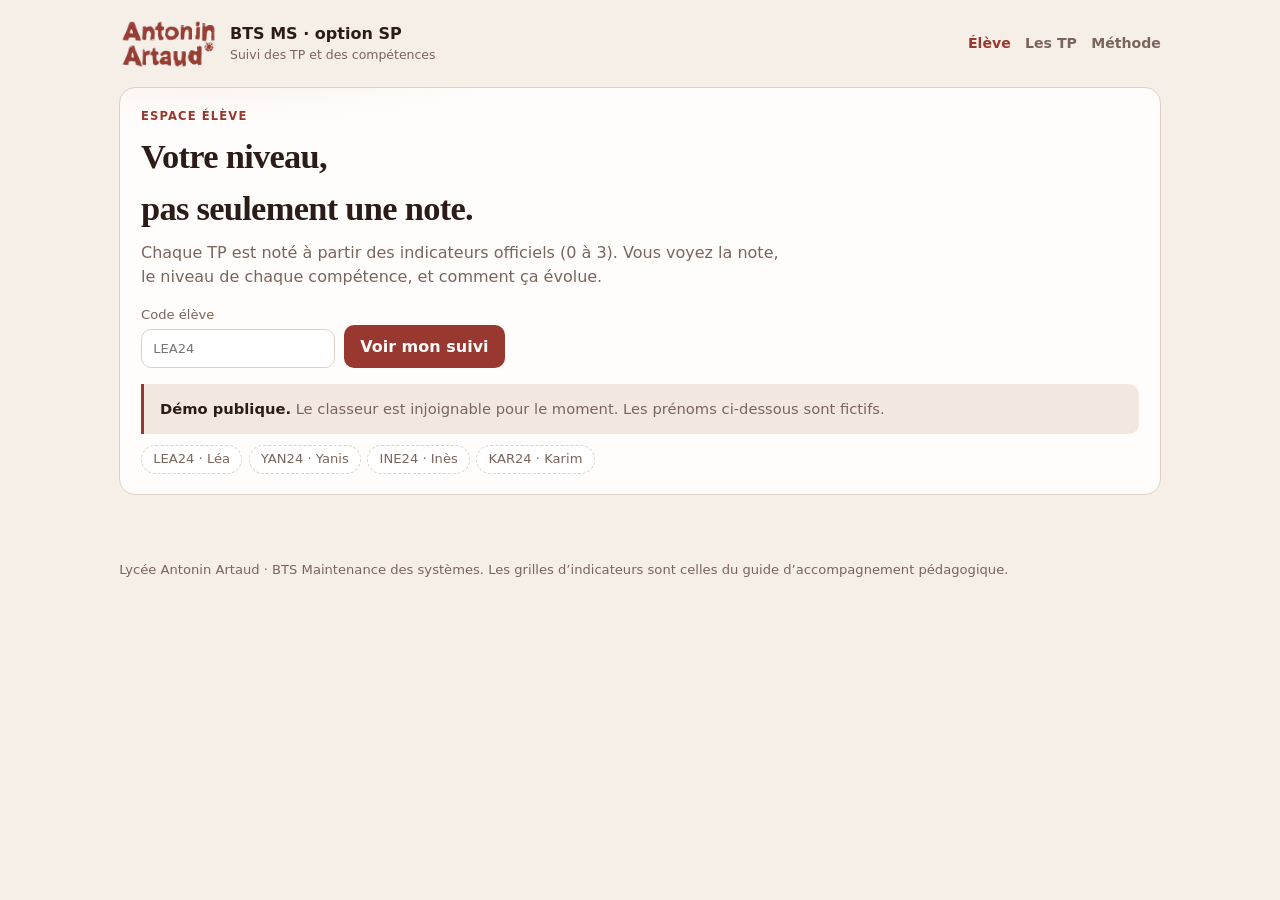
<file: index.html>
<!DOCTYPE html>
<html lang="fr">
<head>
  <meta charset="UTF-8" />
  <meta name="viewport" content="width=device-width, initial-scale=1" />
  <title>Suivi des TP — BTS MS</title>
  <meta name="description" content="Notes de TP tirées des compétences du BTS Maintenance des systèmes, option SP." />
  <link rel="stylesheet" href="css/app.css" />
  <link rel="icon" href="img/logo-artaud.png" />
</head>
<body>
  <header class="top">
    <div class="brand">
      <img class="logo" src="img/logo-artaud.png" alt="Lycée Antonin Artaud" />
      <div>
        <strong>BTS MS · option SP</strong>
        <em>Suivi des TP et des compétences</em>
      </div>
    </div>
    <nav class="nav">
      <a class="on" href="index.html">Élève</a>
      <a href="tps.html">Les TP</a>
      <a href="methode.html">Méthode</a>
    </nav>
  </header>

  <main>
    <section id="gate" class="hero">
      <div class="kicker">Espace élève</div>
      <h1>Votre niveau,<br>pas seulement une note.</h1>
      <p class="lede">Chaque TP est noté à partir des indicateurs officiels (0 à 3). Vous voyez la note, le niveau de chaque compétence, et comment ça évolue.</p>
      <div class="login">
        <label>Code élève
          <input id="code" type="text" autocomplete="off" spellcheck="false" placeholder="LEA24" />
        </label>
        <button class="btn" id="go">Voir mon suivi</button>
      </div>
      <p class="notice" id="gate-notice"><strong>Chargement des notes…</strong> Lecture du classeur de la classe.</p>
      <div class="codes" id="demo-codes">
        <button type="button" data-demo="LEA24">LEA24 · Léa</button>
        <button type="button" data-demo="YAN24">YAN24 · Yanis</button>
        <button type="button" data-demo="INE24">INE24 · Inès</button>
        <button type="button" data-demo="KAR24">KAR24 · Karim</button>
      </div>
    </section>

    <div id="dash" hidden>
      <section class="hero">
        <div class="kicker" id="who-meta"></div>
        <h1>Bonjour <span id="who"></span>.</h1>
        <p class="lede">Les niveaux 0–3 viennent de la grille nationale du BTS MS. La note /20 est calculée à partir de ces niveaux — elle n’est pas saisie à part.</p>
        <div class="toolbar"><button class="btn ghost small" id="out">Changer d’élève</button></div>
      </section>

      <div class="stats">
        <div class="stat"><b id="stat-note">—</b><span>moyenne des TP</span></div>
        <div class="stat"><b id="stat-niv">—</b><span>niveau actuel</span></div>
        <div class="stat"><b id="stat-ntp">—</b><span>TP évalués</span></div>
      </div>

      <h2 class="section-title">Compétences</h2>
      <div class="layout">
        <div class="radar-wrap">
          <svg id="radar" viewBox="0 0 320 320" role="img" aria-label="Radar des compétences"></svg>
        </div>
        <div class="comp-grid" id="comps"></div>
      </div>

      <h2 class="section-title">Notes de TP</h2>
      <div class="card" style="padding:0.4rem 0.6rem 0.8rem">
        <table>
          <thead>
            <tr><th>Date</th><th>TP</th><th>Compétences</th><th>Niveau</th><th>Note</th></tr>
          </thead>
          <tbody id="tps"></tbody>
        </table>
      </div>

      <div id="detail" class="card" hidden style="margin-top:1rem"></div>
    </div>
  </main>

  <footer>
    Lycée Antonin Artaud · BTS Maintenance des systèmes. Les grilles d’indicateurs sont celles du guide d’accompagnement pédagogique.
  </footer>

  <script src="js/referentiel.js"></script>
  <script src="js/tps.js"></script>
  <script src="js/promo.js"></script>
  <script src="js/engine.js"></script>
  <script src="js/store.js"></script>
  <script src="js/sheets.js"></script>
  <script src="js/ui.js"></script>
  <script src="js/eleve.js"></script>
</body>
</html>
</file>
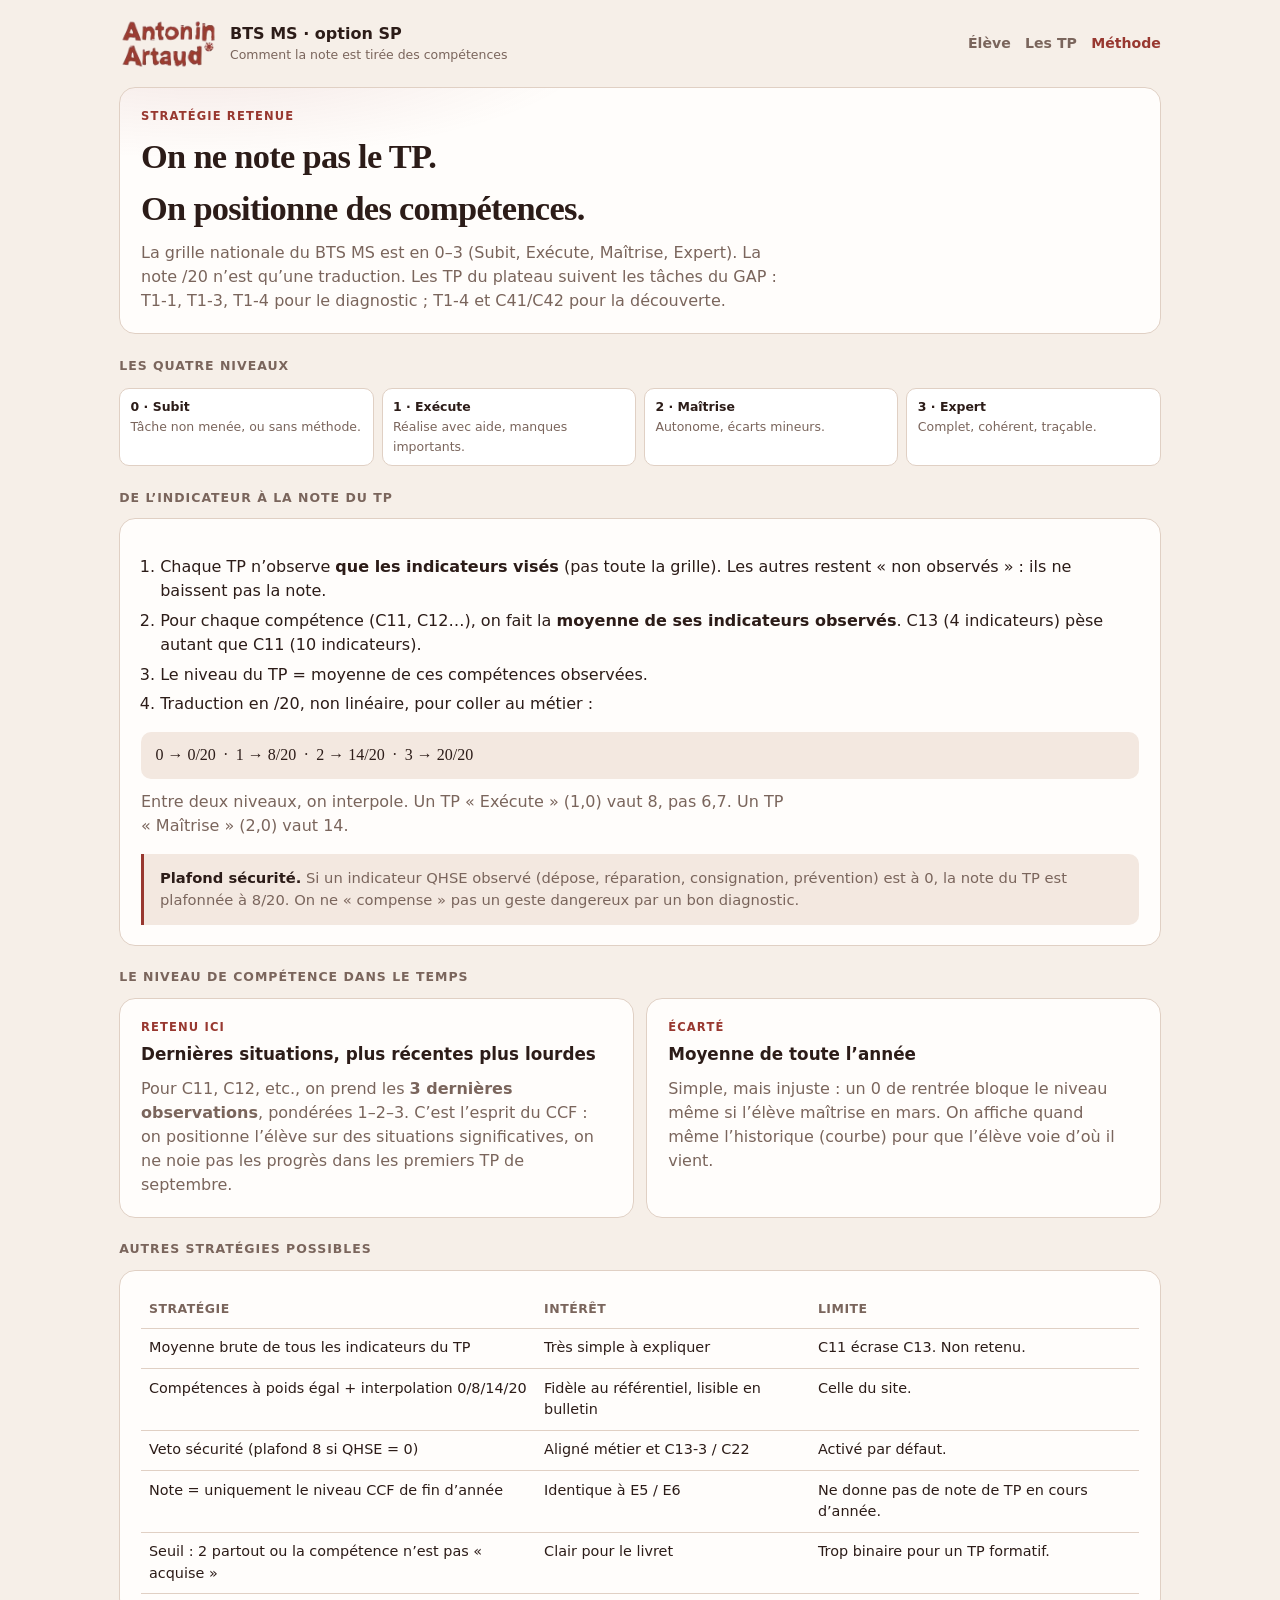
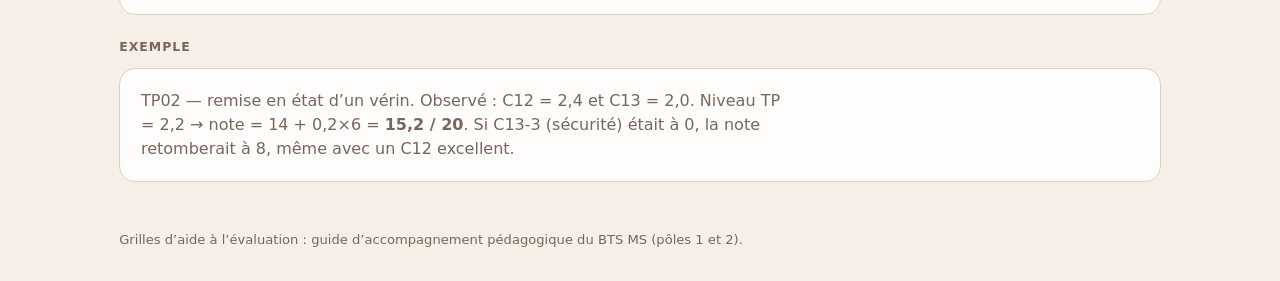
<file: methode.html>
<!DOCTYPE html>
<html lang="fr">
<head>
  <meta charset="UTF-8" />
  <meta name="viewport" content="width=device-width, initial-scale=1" />
  <title>Méthode de notation — BTS MS</title>
  <link rel="stylesheet" href="css/app.css" />
  <link rel="icon" href="img/logo-artaud.png" />
</head>
<body>
  <header class="top">
    <div class="brand">
      <img class="logo" src="img/logo-artaud.png" alt="Lycée Antonin Artaud" />
      <div>
        <strong>BTS MS · option SP</strong>
        <em>Comment la note est tirée des compétences</em>
      </div>
    </div>
    <nav class="nav">
      <a href="index.html">Élève</a>
      <a href="tps.html">Les TP</a>
      <a class="on" href="methode.html">Méthode</a>
    </nav>
  </header>

  <main>
    <section class="hero">
      <div class="kicker">Stratégie retenue</div>
      <h1>On ne note pas le TP.<br>On positionne des compétences.</h1>
      <p class="lede">La grille nationale du BTS MS est en 0–3 (Subit, Exécute, Maîtrise, Expert). La note /20 n’est qu’une traduction. Les TP du plateau suivent les tâches du GAP : T1-1, T1-3, T1-4 pour le diagnostic ; T1-4 et C41/C42 pour la découverte.</p>
    </section>

    <h2 class="section-title">Les quatre niveaux</h2>
    <div class="levels">
      <div class="n0"><b>0 · Subit</b><span>Tâche non menée, ou sans méthode.</span></div>
      <div class="n1"><b>1 · Exécute</b><span>Réalise avec aide, manques importants.</span></div>
      <div class="n2"><b>2 · Maîtrise</b><span>Autonome, écarts mineurs.</span></div>
      <div class="n3"><b>3 · Expert</b><span>Complet, cohérent, traçable.</span></div>
    </div>

    <h2 class="section-title">De l’indicateur à la note du TP</h2>
    <div class="card">
      <ol class="steps">
        <li>Chaque TP n’observe <strong>que les indicateurs visés</strong> (pas toute la grille). Les autres restent « non observés » : ils ne baissent pas la note.</li>
        <li>Pour chaque compétence (C11, C12…), on fait la <strong>moyenne de ses indicateurs observés</strong>. C13 (4 indicateurs) pèse autant que C11 (10 indicateurs).</li>
        <li>Le niveau du TP = moyenne de ces compétences observées.</li>
        <li>Traduction en /20, non linéaire, pour coller au métier :</li>
      </ol>
      <p class="formula">0 → 0/20 &nbsp;·&nbsp; 1 → 8/20 &nbsp;·&nbsp; 2 → 14/20 &nbsp;·&nbsp; 3 → 20/20</p>
      <p class="lede">Entre deux niveaux, on interpole. Un TP « Exécute » (1,0) vaut 8, pas 6,7. Un TP « Maîtrise » (2,0) vaut 14.</p>
      <p class="notice"><strong>Plafond sécurité.</strong> Si un indicateur QHSE observé (dépose, réparation, consignation, prévention) est à 0, la note du TP est plafonnée à 8/20. On ne « compense » pas un geste dangereux par un bon diagnostic.</p>
    </div>

    <h2 class="section-title">Le niveau de compétence dans le temps</h2>
    <div class="grid2">
      <article class="card">
        <div class="kicker">Retenu ici</div>
        <h2>Dernières situations, plus récentes plus lourdes</h2>
        <p class="lede">Pour C11, C12, etc., on prend les <strong>3 dernières observations</strong>, pondérées 1–2–3. C’est l’esprit du CCF : on positionne l’élève sur des situations significatives, on ne noie pas les progrès dans les premiers TP de septembre.</p>
      </article>
      <article class="card">
        <div class="kicker">Écarté</div>
        <h2>Moyenne de toute l’année</h2>
        <p class="lede">Simple, mais injuste : un 0 de rentrée bloque le niveau même si l’élève maîtrise en mars. On affiche quand même l’historique (courbe) pour que l’élève voie d’où il vient.</p>
      </article>
    </div>

    <h2 class="section-title">Autres stratégies possibles</h2>
    <div class="card">
      <table>
        <thead>
          <tr><th>Stratégie</th><th>Intérêt</th><th>Limite</th></tr>
        </thead>
        <tbody>
          <tr>
            <td>Moyenne brute de tous les indicateurs du TP</td>
            <td>Très simple à expliquer</td>
            <td>C11 écrase C13. Non retenu.</td>
          </tr>
          <tr>
            <td>Compétences à poids égal + interpolation 0/8/14/20</td>
            <td>Fidèle au référentiel, lisible en bulletin</td>
            <td>Celle du site.</td>
          </tr>
          <tr>
            <td>Veto sécurité (plafond 8 si QHSE = 0)</td>
            <td>Aligné métier et C13-3 / C22</td>
            <td>Activé par défaut.</td>
          </tr>
          <tr>
            <td>Note = uniquement le niveau CCF de fin d’année</td>
            <td>Identique à E5 / E6</td>
            <td>Ne donne pas de note de TP en cours d’année.</td>
          </tr>
          <tr>
            <td>Seuil : 2 partout ou la compétence n’est pas « acquise »</td>
            <td>Clair pour le livret</td>
            <td>Trop binaire pour un TP formatif.</td>
          </tr>
        </tbody>
      </table>
    </div>

    <h2 class="section-title">Exemple</h2>
    <div class="card">
      <p class="lede">TP02 — remise en état d’un vérin. Observé : C12 = 2,4 et C13 = 2,0. Niveau TP = 2,2 → note = 14 + 0,2×6 = <strong>15,2 / 20</strong>. Si C13-3 (sécurité) était à 0, la note retomberait à 8, même avec un C12 excellent.</p>
    </div>
  </main>

  <footer>
    Grilles d’aide à l’évaluation : guide d’accompagnement pédagogique du BTS MS (pôles 1 et 2).
  </footer>
</body>
</html>
</file>
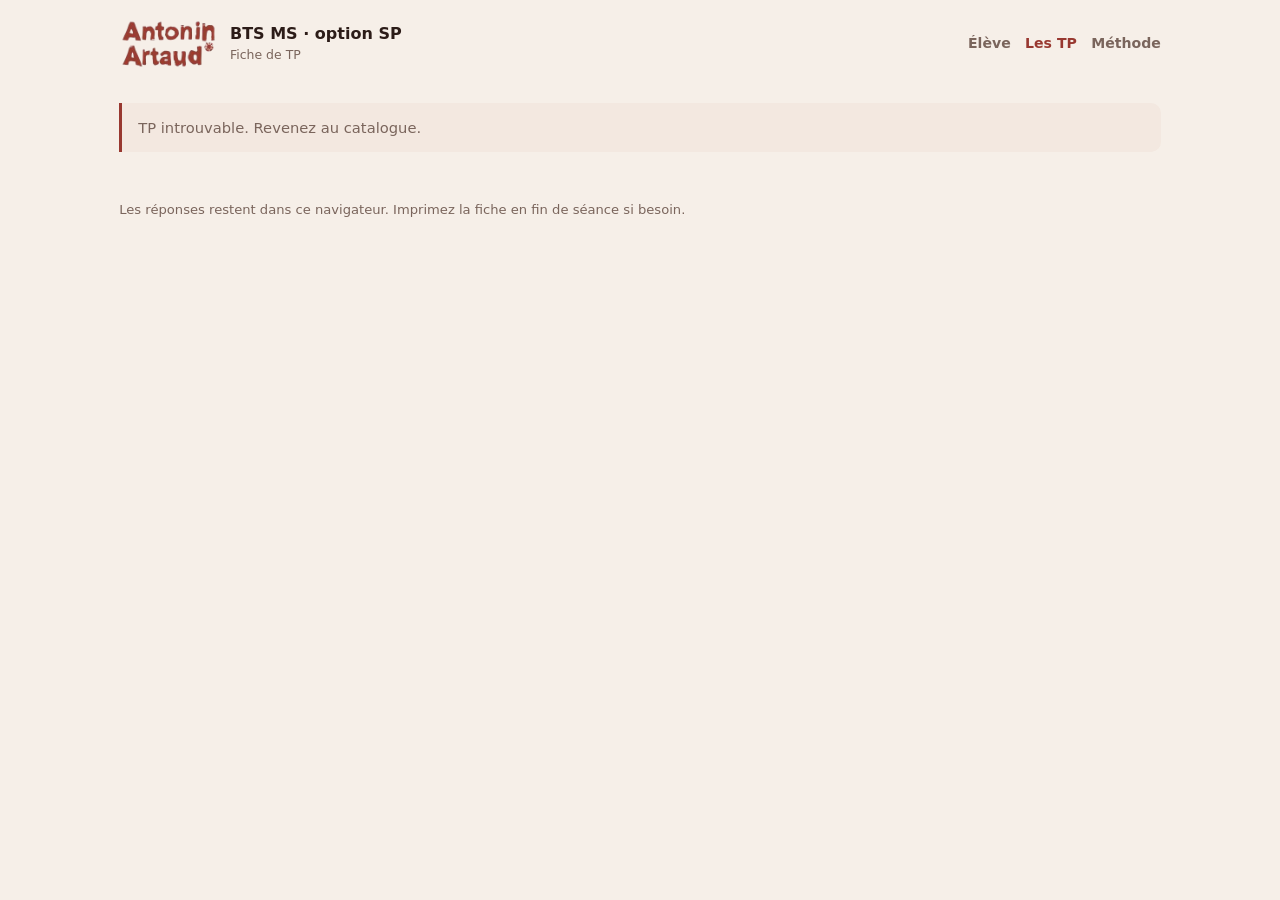
<file: tp.html>
<!DOCTYPE html>
<html lang="fr">
<head>
  <meta charset="UTF-8" />
  <meta name="viewport" content="width=device-width, initial-scale=1" />
  <title>Fiche de TP — BTS MS</title>
  <link rel="stylesheet" href="css/app.css" />
  <link rel="icon" href="img/logo-artaud.png" />
</head>
<body>
  <header class="top">
    <div class="brand">
      <img class="logo" src="img/logo-artaud.png" alt="Lycée Antonin Artaud" />
      <div>
        <strong>BTS MS · option SP</strong>
        <em id="brand-sub">Fiche de TP</em>
      </div>
    </div>
    <nav class="nav">
      <a href="index.html">Élève</a>
      <a class="on" href="tps.html">Les TP</a>
      <a href="methode.html">Méthode</a>
    </nav>
  </header>

  <main>
    <p id="err" class="notice" hidden></p>
    <div id="app"></div>
  </main>

  <footer>Les réponses restent dans ce navigateur. Imprimez la fiche en fin de séance si besoin.</footer>

  <script src="js/referentiel.js"></script>
  <script src="js/machines.js"></script>
  <script src="js/tps.js"></script>
  <script src="js/tp-fiche.js"></script>
</body>
</html>
</file>
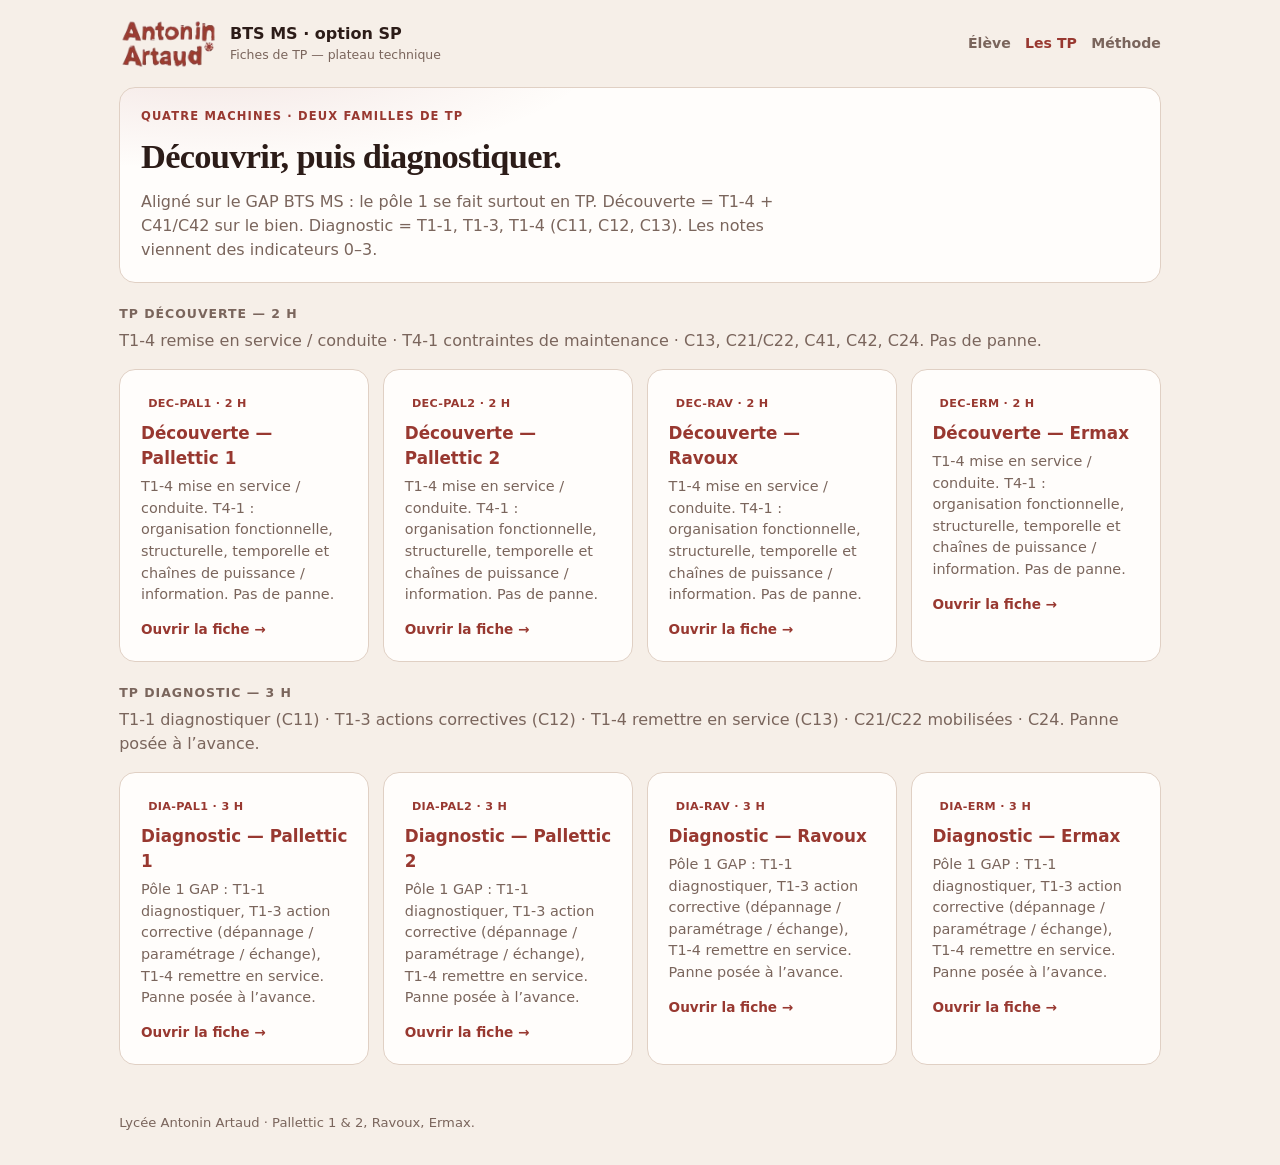
<file: tps.html>
<!DOCTYPE html>
<html lang="fr">
<head>
  <meta charset="UTF-8" />
  <meta name="viewport" content="width=device-width, initial-scale=1" />
  <title>Les TP — BTS MS</title>
  <link rel="stylesheet" href="css/app.css" />
  <link rel="icon" href="img/logo-artaud.png" />
</head>
<body>
  <header class="top">
    <div class="brand">
      <img class="logo" src="img/logo-artaud.png" alt="Lycée Antonin Artaud" />
      <div>
        <strong>BTS MS · option SP</strong>
        <em>Fiches de TP — plateau technique</em>
      </div>
    </div>
    <nav class="nav">
      <a href="index.html">Élève</a>
      <a class="on" href="tps.html">Les TP</a>
      <a href="methode.html">Méthode</a>
    </nav>
  </header>

  <main>
    <section class="hero">
      <div class="kicker">Quatre machines · deux familles de TP</div>
      <h1>Découvrir, puis diagnostiquer.</h1>
      <p class="lede">Aligné sur le GAP BTS MS : le pôle 1 se fait surtout en TP. Découverte = T1-4 + C41/C42 sur le bien. Diagnostic = T1-1, T1-3, T1-4 (C11, C12, C13). Les notes viennent des indicateurs 0–3.</p>
    </section>

    <h2 class="section-title">TP découverte — 2 h</h2>
    <p class="muted" style="margin-top:-0.4rem">T1-4 remise en service / conduite · T4-1 contraintes de maintenance · C13, C21/C22, C41, C42, C24. Pas de panne.</p>
    <div class="grid" id="dec" style="display:grid;grid-template-columns:repeat(auto-fill,minmax(240px,1fr));gap:0.85rem;margin-top:0.7rem"></div>

    <h2 class="section-title">TP diagnostic — 3 h</h2>
    <p class="muted" style="margin-top:-0.4rem">T1-1 diagnostiquer (C11) · T1-3 actions correctives (C12) · T1-4 remettre en service (C13) · C21/C22 mobilisées · C24. Panne posée à l’avance.</p>
    <div class="grid" id="dia" style="display:grid;grid-template-columns:repeat(auto-fill,minmax(240px,1fr));gap:0.85rem;margin-top:0.7rem"></div>
  </main>

  <footer>Lycée Antonin Artaud · Pallettic 1 &amp; 2, Ravoux, Ermax.</footer>
  <script src="js/tps.js"></script>
  <script src="js/machines.js"></script>
  <script>
    const card = (t) => {
      const m = MACHINES[t.machine];
      return `<a class="card" href="tp.html?id=${t.id}">
        <span class="tag">${t.id} · ${t.duree}</span>
        <h3 style="margin:0.45rem 0 0.3rem;font-size:1.05rem">${t.titre}</h3>
        <p style="margin:0 0 0.7rem;color:var(--muted);font-size:0.9rem">${t.resume}</p>
        <span class="cta" style="font-size:0.85rem;font-weight:700;color:var(--accent)">Ouvrir la fiche →</span>
      </a>`;
    };
    document.getElementById("dec").innerHTML = TPS.filter((t) => t.type === "decouverte").map(card).join("");
    document.getElementById("dia").innerHTML = TPS.filter((t) => t.type === "diagnostic").map(card).join("");
  </script>
</body>
</html>
</file>
<file: css/app.css>
:root {
  --bg: #f6efe8;
  --card: #fffdfb;
  --line: #e0d0c4;
  --text: #2c1c18;
  --muted: #7a655c;
  --accent: #983830;
  --accent-ink: #fffdfb;
  --ok: #2f6b4f;
  --warn: #c45a12;
  --hot: #c41616;
  --inset: #f3e8e0;
  --font: "Segoe UI", "IBM Plex Sans", system-ui, sans-serif;
  --serif: "Palatino Linotype", Palatino, Georgia, serif;
}
* { box-sizing: border-box; }
html, body { margin: 0; background: var(--bg); color: var(--text); font-family: var(--font); line-height: 1.5; }
a { color: var(--accent); text-decoration: none; }
a:hover { text-decoration: underline; }
button, input, select, textarea { font: inherit; color: inherit; }
button { cursor: pointer; }
[hidden] { display: none !important; }

.top {
  max-width: 1080px; margin: 0 auto; padding: 1.1rem 1.2rem 0;
  display: flex; justify-content: space-between; align-items: center; gap: 1rem;
}
.brand { display: flex; align-items: center; gap: 0.75rem; }
.logo { height: 52px; width: auto; display: block; flex-shrink: 0; }
.brand em { display: block; color: var(--muted); font-style: normal; font-size: 0.78rem; }
.nav { display: flex; gap: 0.9rem; flex-wrap: wrap; font-size: 0.88rem; }
.nav a { color: var(--muted); font-weight: 600; }
.nav a:hover, .nav a.on { color: var(--accent); text-decoration: none; }

main { max-width: 1080px; margin: 0 auto; padding: 1.1rem 1.2rem 3rem; }

.hero, .card {
  background: var(--card);
  border: 1px solid var(--line);
  border-radius: 16px;
  padding: 1.25rem 1.3rem;
}
.hero {
  background: radial-gradient(800px 240px at 8% -20%, rgba(152,56,48,0.12), transparent 50%), var(--card);
  margin-bottom: 1.1rem;
}
.kicker {
  color: var(--accent); font-size: 0.72rem; letter-spacing: 0.1em;
  text-transform: uppercase; font-weight: 700; margin-bottom: 0.35rem;
}
h1 {
  font-family: var(--serif); font-size: clamp(1.5rem, 3vw, 2.15rem);
  margin: 0 0 0.45rem; letter-spacing: -0.02em;
}
h2 { font-size: 1.05rem; margin: 0 0 0.6rem; }
.lede { margin: 0; color: var(--muted); max-width: 64ch; }
.section-title {
  font-size: 0.78rem; letter-spacing: 0.08em; text-transform: uppercase;
  color: var(--muted); margin: 1.4rem 0 0.7rem;
}

.notice {
  margin: 1rem 0 0; padding: 0.85rem 1rem; border-left: 3px solid var(--accent);
  background: var(--inset); border-radius: 0 10px 10px 0; color: var(--muted); font-size: 0.92rem;
}
.notice strong { color: var(--text); }

.codes {
  display: flex; flex-wrap: wrap; gap: 0.4rem; margin-top: 0.7rem;
}
.codes button {
  background: #fff; border: 1px dashed var(--line); border-radius: 999px;
  padding: 0.22rem 0.7rem; font-size: 0.82rem; color: var(--muted);
}
.codes button:hover { border-color: var(--accent); color: var(--accent); }

.login {
  display: flex; gap: 0.55rem; flex-wrap: wrap; margin-top: 1rem; align-items: end;
}
.login label { display: flex; flex-direction: column; gap: 0.25rem; font-size: 0.82rem; color: var(--muted); }
input, select, textarea {
  background: #fff; border: 1px solid var(--line); border-radius: 10px;
  padding: 0.55rem 0.7rem;
}
input:focus, select:focus, textarea:focus { outline: 2px solid rgba(152,56,48,0.35); border-color: var(--accent); }
.btn {
  background: var(--accent); color: var(--accent-ink); border: 0;
  border-radius: 10px; padding: 0.6rem 1rem; font-weight: 700;
}
.btn.ghost { background: transparent; color: var(--text); border: 1px solid var(--line); }
.btn.small { padding: 0.38rem 0.7rem; font-size: 0.82rem; }
.btn:disabled { opacity: 0.45; cursor: not-allowed; }

.stats { display: grid; grid-template-columns: repeat(auto-fit, minmax(150px, 1fr)); gap: 0.7rem; margin-bottom: 1.1rem; }
.stat { background: var(--card); border: 1px solid var(--line); border-radius: 14px; padding: 0.9rem 1rem; }
.stat b { display: block; font-family: var(--serif); font-size: 1.55rem; line-height: 1.1; }
.stat span { color: var(--muted); font-size: 0.8rem; }

.comp-grid { display: grid; grid-template-columns: repeat(auto-fill, minmax(230px, 1fr)); gap: 0.75rem; }
.comp {
  background: var(--card); border: 1px solid var(--line); border-radius: 14px; padding: 0.9rem 1rem;
}
.comp header { display: flex; justify-content: space-between; align-items: start; gap: 0.5rem; }
.comp h3 { margin: 0; font-size: 0.95rem; }
.comp p { margin: 0.2rem 0 0.55rem; color: var(--muted); font-size: 0.8rem; }
.tag {
  font-size: 0.7rem; font-weight: 700; letter-spacing: 0.03em; text-transform: uppercase;
  padding: 0.12rem 0.45rem; border-radius: 6px; white-space: nowrap;
}
.n0 .tag { background: #f8e4e0; color: var(--hot); }
.n1 .tag { background: #f4e4dc; color: var(--accent); }
.n2 .tag { background: #e8efe4; color: var(--ok); }
.n3 .tag { background: #dceee4; color: var(--ok); }
.score-line { display: flex; justify-content: space-between; font-size: 0.8rem; color: var(--muted); }
.bar { height: 6px; background: var(--inset); border-radius: 99px; overflow: hidden; margin: 0.4rem 0 0.5rem; }
.bar i { display: block; height: 100%; background: var(--accent); width: 0; }
.spark { width: 100%; height: 28px; }

.layout { display: grid; grid-template-columns: 320px 1fr; gap: 1rem; align-items: start; }
.radar-wrap { background: var(--card); border: 1px solid var(--line); border-radius: 16px; padding: 1rem; }
#radar { width: 100%; height: auto; }
#radar .ring { fill: none; stroke: var(--line); }
#radar .axis { stroke: var(--line); }
#radar .area { fill: rgba(152,56,48,0.22); stroke: #983830; stroke-width: 2; }
#radar .rlab { fill: #7a655c; font-size: 12px; text-anchor: middle; font-family: var(--font); }

table { width: 100%; border-collapse: collapse; font-size: 0.9rem; }
th, td { text-align: left; padding: 0.55rem 0.5rem; border-bottom: 1px solid var(--line); vertical-align: top; }
th { color: var(--muted); font-weight: 600; font-size: 0.78rem; letter-spacing: 0.04em; text-transform: uppercase; }
tr.clickable { cursor: pointer; }
tr.clickable:hover td { background: var(--inset); }
.note { font-variant-numeric: tabular-nums; font-weight: 700; }
.muted { color: var(--muted); }

.levels { display: grid; grid-template-columns: repeat(4, 1fr); gap: 0.5rem; margin-top: 0.8rem; }
.levels div {
  background: #fff; border: 1px solid var(--line); border-radius: 10px; padding: 0.55rem 0.65rem; font-size: 0.82rem;
}
.levels b { display: block; font-size: 0.78rem; }
.levels span { color: var(--muted); font-size: 0.78rem; }

.ind { border: 1px solid var(--line); border-radius: 12px; padding: 0.7rem 0.8rem; background: #fff; margin-bottom: 0.5rem; }
.ind .toprow { display: flex; justify-content: space-between; gap: 0.6rem; align-items: start; }
.ind small { color: var(--muted); }
.pills { display: flex; gap: 0.3rem; flex-wrap: wrap; margin-top: 0.45rem; }
.pills button {
  min-width: 2.1rem; height: 2.1rem; border-radius: 8px; border: 1px solid var(--line);
  background: #fff; font-weight: 700;
}
.pills button.on0 { background: #f8e4e0; border-color: #e8b4ac; color: var(--hot); }
.pills button.on1 { background: #f4e4dc; border-color: #e0c4b8; color: var(--accent); }
.pills button.on2 { background: #e8efe4; border-color: #b7d0bf; color: var(--ok); }
.pills button.on3 { background: #dceee4; border-color: #9ec9b0; color: var(--ok); }
.pills button.skip { font-size: 0.72rem; min-width: auto; padding: 0 0.5rem; color: var(--muted); }

.toolbar { display: flex; gap: 0.5rem; flex-wrap: wrap; margin: 0 0 0.8rem; }
.split { display: grid; grid-template-columns: 260px 1fr; gap: 0.9rem; }
.list { display: grid; gap: 0.35rem; }
.list button {
  text-align: left; background: var(--card); border: 1px solid var(--line);
  border-radius: 10px; padding: 0.55rem 0.7rem;
}
.list button.on { border-color: var(--accent); background: #f4e4dc; }
.list button small { display: block; color: var(--muted); font-size: 0.75rem; }

.formula {
  font-family: var(--serif); background: var(--inset); border-radius: 10px;
  padding: 0.7rem 0.9rem; margin: 0.7rem 0;
}
ol.steps { padding-left: 1.2rem; color: var(--text); }
ol.steps li { margin: 0.35rem 0; }
.grid2 { display: grid; grid-template-columns: 1fr 1fr; gap: 0.8rem; }

#sheet-status.ok { color: var(--ok); font-weight: 600; }
#sheet-status.bad { color: var(--hot); font-weight: 600; }

#toast {
  position: fixed; bottom: 1.2rem; left: 50%; transform: translateX(-50%);
  background: #f4e4dc; color: var(--accent); border: 1px solid #e0c4b8;
  border-radius: 10px; padding: 0.55rem 0.9rem; z-index: 30; max-width: 90vw;
}
footer { max-width: 1080px; margin: 0 auto; padding: 0 1.2rem 2rem; color: var(--muted); font-size: 0.82rem; }

.overlay {
  position: fixed; inset: 0; background: rgba(44,28,24,0.45);
  z-index: 40; padding: 1rem; place-items: center;
}
.overlay:not([hidden]) { display: grid; }
.overlay[hidden] { display: none !important; }
.overlay-card {
  background: var(--card); border: 1px solid var(--line); border-radius: 16px;
  padding: 1.2rem 1.3rem; width: min(760px, 100%); max-height: min(90vh, 820px);
  overflow: auto;
}
.overlay-card > label {
  display: flex; flex-direction: column; gap: 0.25rem;
  font-size: 0.82rem; color: var(--muted);
}
.drop {
  border: 1.5px dashed var(--line); border-radius: 12px; padding: 0.9rem 1rem;
  background: #fff; color: var(--muted); font-size: 0.9rem; text-align: center;
}
.drop.over { border-color: var(--accent); background: #f4e4dc; color: var(--accent); }
.drop strong { color: var(--text); }
#paste-box {
  width: 100%; min-height: 7rem; font-family: ui-monospace, Consolas, monospace; font-size: 0.82rem;
}
.preview-table { max-height: 320px; overflow: auto; margin: 0.7rem 0; border: 1px solid var(--line); border-radius: 10px; }
.mode { display: flex; gap: 0.45rem 0.8rem; flex-wrap: wrap; margin: 0 0 0.8rem; font-size: 0.9rem; }
.mode label { flex-direction: row; align-items: center; gap: 0.35rem; color: var(--text); margin: 0; }
.pick { display: flex; flex-direction: column; gap: 0.25rem; font-size: 0.82rem; color: var(--muted); }
.pick select { width: 100%; }

.fiche label { display: flex; flex-direction: column; gap: 0.25rem; font-size: 0.82rem; color: var(--muted); margin-bottom: 0.65rem; }
.fiche textarea { min-height: 5.2rem; width: 100%; resize: vertical; }
.fiche .checks { display: grid; gap: 0.35rem; margin: 0.4rem 0 0.8rem; }
.fiche .checks label { flex-direction: row; align-items: center; gap: 0.45rem; color: var(--text); font-size: 0.9rem; margin: 0; }
.fiche h2 { margin-top: 1.2rem; }
.chips { display: flex; flex-wrap: wrap; gap: 0.35rem; margin: 0.4rem 0 0.8rem; }
.chip {
  font-size: 0.72rem; font-weight: 700; letter-spacing: 0.03em;
  background: #f4e4dc; color: var(--accent); border-radius: 6px; padding: 0.12rem 0.45rem;
}
.ok-row { background: #fff; }

@media print {
  .top, .nav, .toolbar, footer, .noprint { display: none !important; }
  body { background: #fff; }
  .hero, .card { border: 1px solid #ccc; break-inside: avoid; }
  main { max-width: none; padding: 0; }
}

@media (max-width: 820px) {
  .layout, .split, .grid2, .levels { grid-template-columns: 1fr; }
  .top { flex-direction: column; align-items: flex-start; }
  .logo { height: 44px; }
}
</file>
